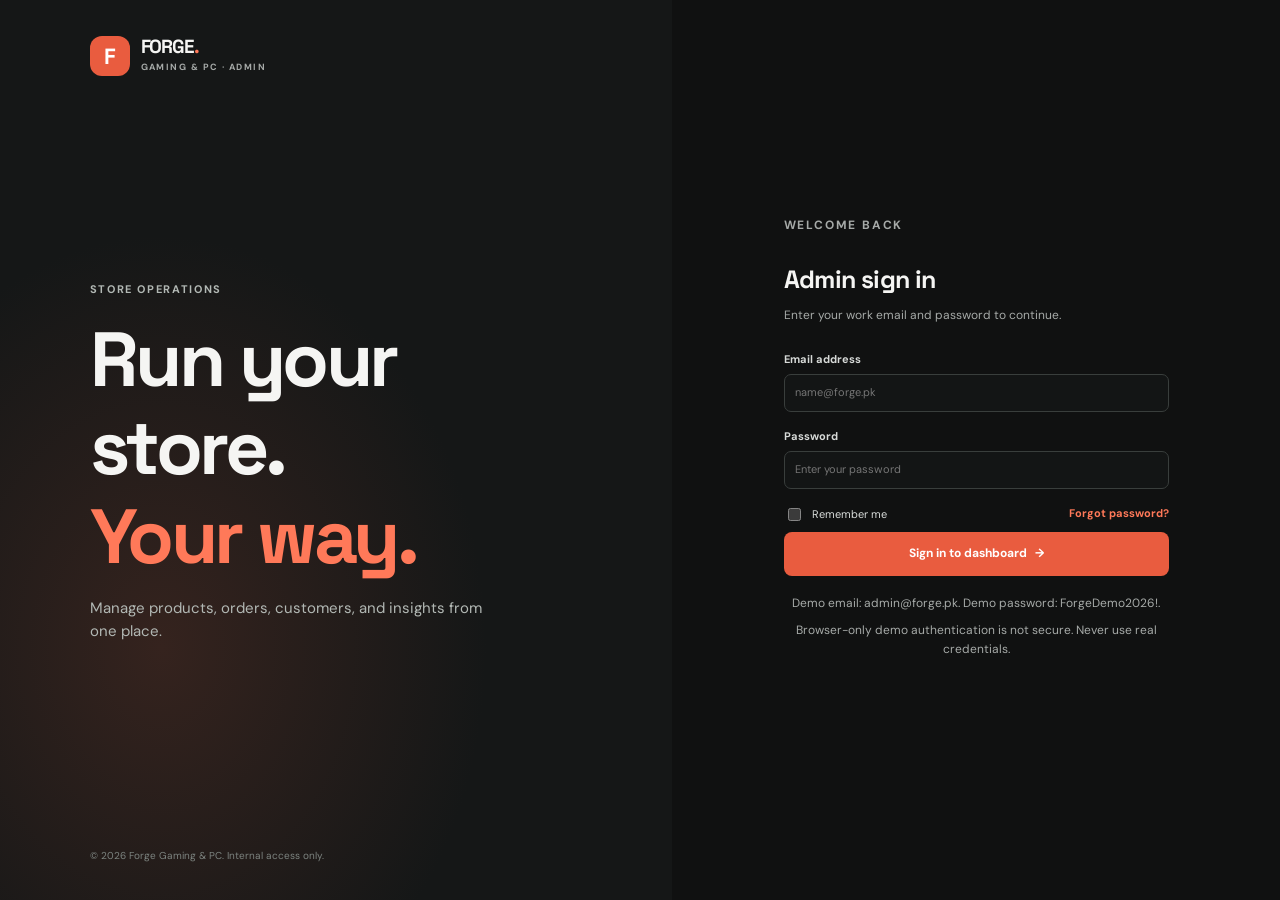
<file: index.html>
<!doctype html>
<html lang="en">
  <head>
    <meta charset="utf-8">
    <meta name="viewport" content="width=device-width, initial-scale=1">
    <meta name="description" content="Forge e-commerce administration dashboard">
    <title>Dashboard | Forge Admin</title>
    <link rel="stylesheet" href="admin.css">
    <script src="admin.js" defer></script>
  </head>
  <body>
    <div class="app-shell">
      <aside class="sidebar">
        <a class="brand" href="index.html" aria-label="Forge Admin dashboard">
          <span class="brand-mark">F</span><span><span class="brand-name">FORGE<span>.</span></span><span class="brand-caption">Admin console</span></span>
        </a>
        <nav aria-label="Admin navigation">
          <p class="nav-label">Workspace</p>
          <ul class="nav-list">
            <li><a class="nav-link" href="index.html" aria-current="page"><span class="nav-icon">▦</span>Dashboard</a></li>
            <li><a class="nav-link" href="orders.html"><span class="nav-icon">▤</span>Orders</a></li>
            <li><a class="nav-link" href="products.html"><span class="nav-icon">▣</span>Products</a></li>
            <li><a class="nav-link" href="categories.html"><span class="nav-icon">◫</span>Categories</a></li>
            <li><a class="nav-link" href="customers.html"><span class="nav-icon">♙</span>Customers</a></li>
            <li><a class="nav-link" href="analytics.html"><span class="nav-icon">⌁</span>Analytics</a></li>
            <li><a class="nav-link" href="reviews.html"><span class="nav-icon">☆</span>Feedback & reviews</a></li>
          </ul>
          <p class="nav-label">Account</p>
          <ul class="nav-list">
            <li><a class="nav-link" href="profile.html"><span class="nav-icon">◎</span>Admin profile</a></li>
          </ul>
        </nav>
      </aside>

      <div class="main-area">
        <header class="topbar">
          <p class="topbar-context">Forge Admin <span aria-hidden="true">/</span> Dashboard</p>
          <div class="topbar-right">
            <a class="icon-button" href="reviews.html" aria-label="Go to customer feedback">♧</a>
            <a class="user-chip" href="profile.html" aria-label="Open admin profile">
              <span class="avatar">AM</span><span><span class="user-name">Ayesha Malik</span><span class="user-role">Store administrator</span></span>
            </a>
          </div>
        </header>
        <main class="content">
          <header class="page-heading">
            <div><p class="eyebrow">Monday, 19 October 2026</p><h1>Good afternoon, Ayesha</h1><p class="page-description">Here’s what’s happening with your store today.</p></div>
            <div class="heading-actions"><a class="button secondary" href="analytics.html">View reports <span aria-hidden="true">↗</span></a><a class="button" href="product-form.html">＋ Add product</a></div>
          </header>

          <section class="grid stats-grid" aria-label="Store overview">
            <article class="stat-card"><div class="stat-top"><span>Total sales</span><span class="stat-icon">₨</span></div><p class="stat-value">₨ 842,650</p><p class="stat-note"><span class="positive">↑ 12.8%</span> vs. last month</p></article>
            <article class="stat-card"><div class="stat-top"><span>Orders</span><span class="stat-icon">▤</span></div><p class="stat-value">1,284</p><p class="stat-note"><span class="positive">↑ 8.4%</span> vs. last month</p></article>
            <article class="stat-card"><div class="stat-top"><span>Products</span><span class="stat-icon">▣</span></div><p class="stat-value">248</p><p class="stat-note">12 need a stock check</p></article>
            <article class="stat-card"><div class="stat-top"><span>Categories</span><span class="stat-icon">◫</span></div><p class="stat-value">18</p><p class="stat-note">Across 6 departments</p></article>
            <article class="stat-card"><div class="stat-top"><span>Customers</span><span class="stat-icon">♙</span></div><p class="stat-value">3,642</p><p class="stat-note"><span class="positive">+126</span> this month</p></article>
          </section>

          <div class="grid dashboard-grid">
            <section class="panel" aria-labelledby="sales-title">
              <div class="panel-header"><div><h2 id="sales-title">Sales overview</h2><p class="panel-subtitle">Revenue performance over the last 7 months</p></div><a class="text-link" href="analytics.html">Full report →</a></div>
              <div class="panel-body">
                <p class="stat-value" data-dashboard-sales style="margin:0 0 2px">₨ 0</p><p class="panel-subtitle">Current sales from non-cancelled orders</p>
                <div class="chart" data-sales-chart role="img" aria-label="Monthly sales chart"></div>
                <div class="chart-legend"><span class="legend-dot"></span>Net sales</div>
              </div>
            </section>
            <section class="panel" aria-labelledby="inventory-title">
              <div class="panel-header"><div><h2 id="inventory-title">Inventory snapshot</h2><p class="panel-subtitle">Current product availability</p></div><a class="text-link" href="products.html">Manage →</a></div>
              <div class="panel-body quick-list">
                <div data-inventory-summary></div>
              </div>
            </section>
          </div>

          <section class="panel table-panel" aria-labelledby="recent-orders">
            <div class="panel-header"><div><h2 id="recent-orders">Recent orders</h2><p class="panel-subtitle">The latest activity from your customers</p></div><a class="text-link" href="orders.html">View all orders →</a></div>
            <div class="table-wrap"><table><thead><tr><th>Order</th><th>Customer</th><th>Date</th><th>Total</th><th>Status</th></tr></thead><tbody data-orders-table>
              <tr><td><span class="table-primary">#FG-10842</span></td><td>Hamza Siddiqui</td><td>19 Oct 2026</td><td>₨ 184,900</td><td><span class="status processing">Processing</span></td></tr>
              <tr><td><span class="table-primary">#FG-10841</span></td><td>Sana Raza</td><td>19 Oct 2026</td><td>₨ 62,500</td><td><span class="status">Delivered</span></td></tr>
              <tr><td><span class="table-primary">#FG-10840</span></td><td>Bilal Ahmed</td><td>18 Oct 2026</td><td>₨ 23,800</td><td><span class="status pending">Pending</span></td></tr>
              <tr><td><span class="table-primary">#FG-10839</span></td><td>Mehwish Khan</td><td>18 Oct 2026</td><td>₨ 96,200</td><td><span class="status">Delivered</span></td></tr>
            </tbody></table></div>
          </section>
          <section class="panel table-panel" aria-labelledby="popular-products-title">
            <div class="panel-header"><div><h2 id="popular-products-title">Popular products</h2><p class="panel-subtitle">Best-selling items in the sample order data</p></div><a class="text-link" href="products.html">Manage products →</a></div>
            <div class="table-wrap"><table><thead><tr><th>Product</th><th>Category</th><th>Price</th><th>Units sold</th></tr></thead><tbody data-popular-products></tbody></table></div>
          </section>
        </main>
      </div>
    </div>
  </body>
</html>
</file>
<file: admin.css>
@import url("https://fonts.googleapis.com/css2?family=DM+Sans:wght@400;500;600;700&family=Space+Grotesk:wght@500;600;700&display=swap");

:root {
  color-scheme: dark;
  --bg: #101111;
  --surface: #191b1b;
  --surface-raised: #202323;
  --line: #303333;
  --text: #f5f5f3;
  --muted: #a6aaa8;
  --accent: #e95c3f;
  --accent-bright: #ff7959;
  --green: #5ac58b;
  --yellow: #e8b65b;
  --blue: #7ca8f7;
  --red: #ee7777;
  font-family: "DM Sans", sans-serif;
  font-synthesis: none;
}

* { box-sizing: border-box; }

body {
  min-width: 320px;
  margin: 0;
  background: var(--bg);
  color: var(--text);
  font-size: 15px;
  line-height: 1.55;
}

a { color: inherit; text-decoration: none; }
a:hover { color: var(--accent-bright); }
button, input, select, textarea { font: inherit; }
button, .button { cursor: pointer; }

h1, h2, h3, h4, .brand-name { font-family: "Space Grotesk", sans-serif; }
h1 { margin: 0; font-size: clamp(1.8rem, 3vw, 2.35rem); letter-spacing: -0.045em; line-height: 1.15; }
h2 { margin: 0; font-size: 1.15rem; letter-spacing: -0.025em; }
h3 { margin: 0; font-size: 1rem; }
p { margin: 0; }

.app-shell { min-height: 100vh; }
.sidebar {
  position: fixed;
  inset: 0 auto 0 0;
  z-index: 5;
  display: flex;
  width: 250px;
  flex-direction: column;
  border-right: 1px solid var(--line);
  background: #151717;
  padding: 25px 16px 18px;
}

.brand { display: flex; align-items: center; gap: 11px; padding: 0 8px 28px; }
.brand-mark {
  display: grid;
  width: 40px;
  height: 40px;
  place-items: center;
  border-radius: 12px;
  background: var(--accent);
  color: #fff;
  font-family: "Space Grotesk", sans-serif;
  font-size: 22px;
  font-weight: 700;
}
.brand-name { display: block; font-size: 19px; font-weight: 700; letter-spacing: -0.06em; line-height: 1; }
.brand-name span { color: var(--accent-bright); }
.brand-caption { display: block; margin-top: 5px; color: var(--muted); font-size: 9px; font-weight: 700; letter-spacing: .16em; text-transform: uppercase; }
.nav-label { margin: 11px 10px 8px; color: #777d7a; font-size: 10px; font-weight: 700; letter-spacing: .13em; text-transform: uppercase; }
.nav-list { display: grid; gap: 4px; margin: 0; padding: 0; list-style: none; }
.nav-link {
  display: flex;
  min-height: 43px;
  align-items: center;
  gap: 12px;
  border-radius: 9px;
  color: #b8bdba;
  padding: 9px 11px;
  font-size: 13px;
  font-weight: 600;
  transition: background .15s ease, color .15s ease;
}
.nav-link:hover, .nav-link[aria-current="page"] { background: #292523; color: #fff; }
.nav-link[aria-current="page"] { box-shadow: inset 3px 0 var(--accent); }
.nav-icon { display: inline-grid; width: 18px; place-items: center; color: #989e9a; font-size: 15px; }
.nav-link[aria-current="page"] .nav-icon { color: var(--accent-bright); }
.main-area { min-height: 100vh; margin-left: 250px; }
.topbar {
  position: sticky;
  top: 0;
  z-index: 4;
  display: flex;
  min-height: 72px;
  align-items: center;
  justify-content: space-between;
  gap: 18px;
  border-bottom: 1px solid var(--line);
  background: rgb(16 17 17 / 94%);
  padding: 12px 34px;
  backdrop-filter: blur(12px);
}
.topbar-context { color: var(--muted); font-size: 12px; }
.topbar-right { display: flex; align-items: center; gap: 18px; }
.icon-button { display: grid; width: 38px; height: 38px; place-items: center; border: 1px solid var(--line); border-radius: 10px; background: var(--surface); color: var(--text); }
.user-chip { display: flex; align-items: center; gap: 10px; }
.avatar { display: grid; width: 36px; height: 36px; flex: 0 0 36px; place-items: center; border-radius: 50%; background: #523024; color: #ffb39c; font-size: 12px; font-weight: 700; }
.user-name { font-size: 12px; font-weight: 700; }
.user-role { display: block; color: var(--muted); font-size: 10px; }
.content { width: min(100%, 1480px); margin: 0 auto; padding: 32px 34px 48px; }
.page-heading { display: flex; align-items: flex-end; justify-content: space-between; gap: 20px; margin-bottom: 27px; }
.eyebrow { margin-bottom: 7px; color: var(--accent-bright); font-size: 10px; font-weight: 700; letter-spacing: .15em; text-transform: uppercase; }
.page-description { margin-top: 7px; color: var(--muted); font-size: 13px; }
.heading-actions { display: flex; flex-wrap: wrap; gap: 9px; }

.button {
  display: inline-flex;
  min-height: 39px;
  align-items: center;
  justify-content: center;
  gap: 8px;
  border: 1px solid transparent;
  border-radius: 8px;
  background: var(--accent);
  color: #fff;
  padding: 8px 13px;
  font-size: 12px;
  font-weight: 700;
}
.button:hover { background: var(--accent-bright); color: #fff; }
.button.secondary { border-color: #454a47; background: var(--surface); color: #e8eae8; }
.button.secondary:hover { border-color: #69716c; background: var(--surface-raised); }
.button.small { min-height: 31px; padding: 5px 10px; font-size: 11px; }
.button.danger { border-color: #613330; background: #382220; color: #ffaaa0; }
.button.danger:hover { border-color: #82443e; background: #4a2926; }
.mobile-menu-button { display: none; }
.logout-button { flex: 0 0 auto; }

.grid { display: grid; gap: 17px; }
.stats-grid { grid-template-columns: repeat(5, minmax(0, 1fr)); margin-bottom: 21px; }
.stat-card, .panel, .form-card, .review-card {
  border: 1px solid var(--line);
  border-radius: 13px;
  background: var(--surface);
}
.stat-card { min-height: 145px; padding: 17px; }
.stat-top { display: flex; align-items: center; justify-content: space-between; gap: 8px; color: var(--muted); font-size: 11px; font-weight: 600; }
.stat-icon { display: grid; width: 32px; height: 32px; place-items: center; border-radius: 9px; background: #33241f; color: var(--accent-bright); font-size: 15px; }
.stat-value { margin-top: 13px; font-family: "Space Grotesk", sans-serif; font-size: clamp(1.35rem, 2vw, 1.8rem); font-weight: 700; letter-spacing: -.05em; }
.stat-note { margin-top: 3px; color: var(--muted); font-size: 10px; }
.positive { color: var(--green); font-weight: 700; }
.negative { color: var(--red); font-weight: 700; }
.dashboard-grid { grid-template-columns: minmax(0, 1.7fr) minmax(260px, .9fr); }
.panel { overflow: hidden; }
.panel-header { display: flex; align-items: center; justify-content: space-between; gap: 14px; border-bottom: 1px solid var(--line); padding: 17px 19px; }
.panel-body { padding: 18px 19px; }
.panel-subtitle { margin-top: 3px; color: var(--muted); font-size: 11px; }
.text-link { color: var(--accent-bright); font-size: 11px; font-weight: 700; }
.chart { display: flex; height: 210px; align-items: flex-end; gap: 12px; padding: 20px 4px 24px; }
.chart-column { display: flex; height: 100%; flex: 1; flex-direction: column; align-items: center; justify-content: flex-end; gap: 8px; }
.chart-bar { width: min(30px, 70%); min-height: 8px; border-radius: 5px 5px 2px 2px; background: linear-gradient(180deg, var(--accent-bright), #a34230); }
.chart-label { color: var(--muted); font-size: 9px; }
.chart-legend { display: flex; align-items: center; gap: 7px; color: var(--muted); font-size: 10px; }
.legend-dot { width: 8px; height: 8px; border-radius: 50%; background: var(--accent); }
.quick-list { display: grid; gap: 17px; }
.quick-row { display: flex; align-items: center; justify-content: space-between; gap: 10px; }
.quick-label { color: var(--muted); font-size: 11px; }
.quick-value { font-size: 12px; font-weight: 700; }
.progress-track { height: 6px; overflow: hidden; border-radius: 99px; background: #303333; }
.progress-fill { height: 100%; border-radius: inherit; background: var(--accent); }

.table-panel { margin-top: 20px; }
.table-wrap { overflow-x: auto; }
table { width: 100%; border-collapse: collapse; text-align: left; }
th { background: #1d2020; color: #909793; font-size: 9px; font-weight: 700; letter-spacing: .09em; text-transform: uppercase; white-space: nowrap; }
th[role="button"] { cursor: pointer; }
th[role="button"]:hover, th[role="button"]:focus-visible { color: var(--accent-bright); outline-color: var(--accent); }
th, td { border-bottom: 1px solid #2b2f2e; padding: 13px 16px; }
td { color: #d9dcda; font-size: 11px; white-space: nowrap; }
tbody tr:last-child td { border-bottom: 0; }
tbody tr:hover { background: #1e2121; }
.table-primary { color: #f5f5f3; font-size: 11px; font-weight: 700; }
.table-secondary { display: block; margin-top: 2px; color: var(--muted); font-size: 10px; }
.status { display: inline-flex; align-items: center; gap: 5px; border-radius: 30px; background: #202f28; color: #80d7a6; padding: 4px 8px; font-size: 9px; font-weight: 700; }
.status::before { width: 5px; height: 5px; border-radius: 50%; background: currentColor; content: ""; }
.status.pending { background: #382f21; color: #efc36f; }
.status.processing { background: #202b3a; color: #91b7ff; }
.status.cancelled, .status.low { background: #382322; color: #ff9690; }
.status.draft { background: #2b2d2d; color: #b9bfbc; }
.filters { display: flex; flex-wrap: wrap; align-items: end; gap: 10px; }
.filter-field { display: grid; gap: 5px; color: var(--muted); font-size: 10px; font-weight: 600; }
.control, .filter-field select, .filter-field input {
  width: 100%;
  min-height: 38px;
  border: 1px solid #393e3c;
  border-radius: 7px;
  outline: none;
  background: #131515;
  color: var(--text);
  padding: 8px 10px;
  font-size: 11px;
}
.filter-field select:focus, .filter-field input:focus, .control:focus { border-color: var(--accent); box-shadow: 0 0 0 2px rgb(233 92 63 / 15%); }
.search-field { min-width: min(245px, 100%); flex: 1; }
.filter-fixed { width: 160px; }
.table-toolbar { padding: 16px 18px; }
.table-footer { display: flex; justify-content: space-between; gap: 12px; border-top: 1px solid var(--line); color: var(--muted); padding: 13px 18px; font-size: 10px; }
.pagination { display: flex; gap: 6px; }
.page-number { display: grid; min-width: 27px; height: 27px; place-items: center; border: 1px solid var(--line); border-radius: 6px; color: #ddd; }
.page-number.current { border-color: var(--accent); background: var(--accent); color: white; }
.product-cell { display: flex; align-items: center; gap: 10px; }
.product-thumb { display: grid; width: 38px; height: 38px; flex: 0 0 38px; place-items: center; border: 1px solid var(--line); border-radius: 8px; background: #262a29; color: var(--accent-bright); font-size: 14px; }
.stock-meter { width: 75px; height: 5px; margin-top: 5px; border-radius: 99px; background: #333; }
.stock-meter span { display: block; height: 100%; border-radius: inherit; background: var(--green); }

.form-layout { display: grid; grid-template-columns: minmax(0, 1.5fr) minmax(250px, .8fr); align-items: start; gap: 18px; }
.form-stack { display: grid; gap: 18px; }
.form-card { padding: 20px; }
.form-card > h2 { margin-bottom: 17px; }
.fields { display: grid; grid-template-columns: repeat(2, minmax(0, 1fr)); gap: 14px; }
.field { display: grid; align-content: start; gap: 6px; }
.field.full { grid-column: 1 / -1; }
.field label { color: #d7dad8; font-size: 11px; font-weight: 700; }
.field small, .help-text { color: var(--muted); font-size: 10px; }
textarea.control { min-height: 105px; resize: vertical; }
.image-drop { display: grid; min-height: 145px; place-items: center; border: 1px dashed #4c514f; border-radius: 9px; background: #151717; padding: 20px; text-align: center; }
.image-drop strong { display: block; margin: 7px 0 3px; font-size: 11px; }
.image-symbol { color: var(--accent-bright); font-size: 24px; }
.form-actions { display: flex; flex-wrap: wrap; justify-content: flex-end; gap: 9px; }
.check-row { display: flex; align-items: center; gap: 8px; color: #d8dcda; font-size: 11px; }
.check-row input { accent-color: var(--accent); }
.summary-list { display: grid; gap: 12px; }
.summary-item { display: flex; justify-content: space-between; gap: 12px; border-bottom: 1px solid var(--line); padding-bottom: 10px; color: var(--muted); font-size: 11px; }
.summary-item:last-child { border-bottom: 0; padding-bottom: 0; }
.summary-item strong { color: var(--text); }

.category-grid { grid-template-columns: repeat(3, minmax(0, 1fr)); }
.category-card { padding: 18px; }
.category-card-top { display: flex; align-items: flex-start; justify-content: space-between; gap: 12px; }
.category-symbol { display: grid; width: 40px; height: 40px; place-items: center; border-radius: 10px; background: #33241f; color: var(--accent-bright); }
.category-card h2 { margin-top: 16px; }
.category-card p { margin-top: 4px; color: var(--muted); font-size: 11px; }
.category-meta { display: flex; justify-content: space-between; gap: 8px; margin-top: 18px; border-top: 1px solid var(--line); padding-top: 12px; color: var(--muted); font-size: 10px; }
.category-edit-form { display: grid; gap: 11px; }
.category-edit-form label { display: grid; gap: 5px; color: #d7dad8; font-size: 10px; font-weight: 700; }
.review-grid { grid-template-columns: repeat(2, minmax(0, 1fr)); }
.review-card { padding: 18px; }
.review-head { display: flex; align-items: flex-start; justify-content: space-between; gap: 12px; }
.stars { color: #f3b857; letter-spacing: 2px; }
.review-copy { margin: 13px 0; color: #d4d8d5; font-size: 12px; }
.review-meta { color: var(--muted); font-size: 10px; }

.analytics-grid { grid-template-columns: repeat(2, minmax(0, 1fr)); }
.bar-chart { display: grid; gap: 12px; }
.bar-row { display: grid; grid-template-columns: 100px minmax(0, 1fr) 70px; align-items: center; gap: 10px; font-size: 10px; }
.bar-row .progress-track { height: 9px; }
.bar-row strong { text-align: right; font-size: 10px; }
.report-note { border: 1px solid #41392c; border-radius: 8px; background: #28241d; color: #e8d09d; padding: 12px 14px; font-size: 11px; }
.review-response-form { display: grid; gap: 8px; margin-top: 14px; }
.review-response-form label { display: grid; gap: 6px; color: #d7dad8; font-size: 11px; font-weight: 700; }
.review-response-form .button { justify-self: start; }
.order-status { min-width: 125px; min-height: 32px; padding: 5px 8px; }
.toast-region { position: fixed; z-index: 20; top: 16px; right: 18px; display: grid; width: min(380px, calc(100vw - 32px)); gap: 8px; }
.toast { border: 1px solid #347452; border-radius: 9px; background: #1c2b23; color: #c6f0d7; padding: 12px 15px; box-shadow: 0 12px 35px rgb(0 0 0 / 35%); font-size: 12px; }
.toast.error { border-color: #75413c; background: #33211f; color: #ffc2bb; }
.login-form [data-login-message] { margin: 12px 0 0; }
.login-form [data-login-credentials] { margin: 12px 0 0; line-height: 1.7; }
.profile-layout { display: grid; grid-template-columns: 270px minmax(0, 1fr); gap: 18px; }
.profile-card { text-align: center; }
.profile-avatar { display: grid; width: 76px; height: 76px; margin: 0 auto 13px; place-items: center; border: 3px solid #5b3329; border-radius: 50%; background: #402920; color: #ffb39c; font-size: 22px; font-weight: 700; }
.profile-card p { margin-top: 4px; color: var(--muted); font-size: 11px; }
.profile-details { display: grid; gap: 14px; margin-top: 20px; text-align: left; }
.profile-detail { border-top: 1px solid var(--line); padding-top: 12px; }
.profile-detail span { display: block; color: var(--muted); font-size: 9px; text-transform: uppercase; letter-spacing: .08em; }
.profile-detail strong { display: block; margin-top: 3px; font-size: 11px; }

.login-page { display: grid; min-height: 100vh; grid-template-columns: minmax(0, 1.05fr) minmax(380px, .95fr); }
.login-brand-panel { display: flex; flex-direction: column; justify-content: space-between; background: radial-gradient(ellipse at 24% 72%, #35231e 0%, transparent 45%), #151717; padding: 36px clamp(28px, 7vw, 100px); }
.login-brand-panel .brand { padding: 0; }
.login-message { max-width: 490px; padding: 60px 0; }
.login-message h1 { margin: 17px 0; font-size: clamp(2.8rem, 6vw, 5rem); }
.login-message p { max-width: 400px; color: #b2b8b4; }
.login-foot { color: #7d8480; font-size: 10px; }
.login-form-panel { display: grid; place-items: center; padding: 32px 22px; }
.login-form { width: min(100%, 385px); }
.login-form h2 { margin-bottom: 7px; font-size: 25px; }
.login-form > p { margin-bottom: 26px; color: var(--muted); font-size: 12px; }
.login-form .field { margin-bottom: 16px; }
.login-form .button { width: 100%; margin-top: 8px; min-height: 44px; }
.login-options { display: flex; justify-content: space-between; gap: 10px; font-size: 10px; }
.login-message .eyebrow { font-size: 11px; }

@media (max-width: 1180px) {
  .stats-grid { grid-template-columns: repeat(3, minmax(0, 1fr)); }
  .category-grid { grid-template-columns: repeat(2, minmax(0, 1fr)); }
  .content { padding-right: 24px; padding-left: 24px; }
  .topbar { padding-right: 24px; padding-left: 24px; }
}

@media (max-width: 880px) {
  .sidebar { position: static; width: auto; border-right: 0; border-bottom: 1px solid var(--line); padding: 12px 16px; }
  .brand { padding: 0 2px 11px; }
  .mobile-menu-button { display: inline-flex; width: 100%; justify-content: flex-start; margin-bottom: 8px; }
  .sidebar.nav-collapsed nav { display: none; }
  .nav-label { display: none; }
  .nav-list { display: flex; overflow-x: auto; gap: 5px; padding-bottom: 2px; }
  .nav-link { min-height: 36px; flex: 0 0 auto; gap: 7px; padding: 7px 9px; font-size: 11px; }
  .nav-link[aria-current="page"] { box-shadow: inset 0 -2px var(--accent); }
  .nav-icon { width: auto; }
  .main-area { margin-left: 0; }
  .topbar { position: static; min-height: 58px; }
  .dashboard-grid, .form-layout { grid-template-columns: 1fr; }
  .profile-layout { grid-template-columns: 220px minmax(0, 1fr); }
}

@media (max-width: 600px) {
  .content { padding: 23px 15px 35px; }
  .topbar { padding: 10px 15px; }
  .topbar-context { font-size: 10px; }
  .topbar-right { gap: 9px; }
  .user-name, .user-role { display: none; }
  .logout-button { min-height: 34px; padding: 5px 8px; font-size: 10px; }
  .page-heading { align-items: flex-start; flex-direction: column; margin-bottom: 20px; }
  .heading-actions { width: 100%; }
  .stats-grid { grid-template-columns: repeat(2, minmax(0, 1fr)); gap: 10px; }
  .stat-card { min-height: 126px; padding: 13px; }
  .stat-value { font-size: 1.4rem; }
  .category-grid, .review-grid, .analytics-grid { grid-template-columns: 1fr; }
  .fields { grid-template-columns: 1fr; }
  .field.full { grid-column: auto; }
  .form-card { padding: 16px; }
  .filter-fixed { width: calc(50% - 5px); flex: 1; }
  .search-field { flex-basis: 100%; }
  .table-toolbar { padding: 13px; }
  th, td { padding: 11px 12px; }
  .table-footer { align-items: flex-start; flex-direction: column; }
  .profile-layout { grid-template-columns: 1fr; }
  .login-page { grid-template-columns: 1fr; }
  .login-brand-panel { min-height: 240px; padding: 22px; }
  .login-message { padding: 30px 0 12px; }
  .login-message h1 { font-size: 2.7rem; }
  .login-message p { font-size: 12px; }
  .login-foot { display: none; }
  .login-form-panel { padding: 34px 22px 45px; }
}
</file>
